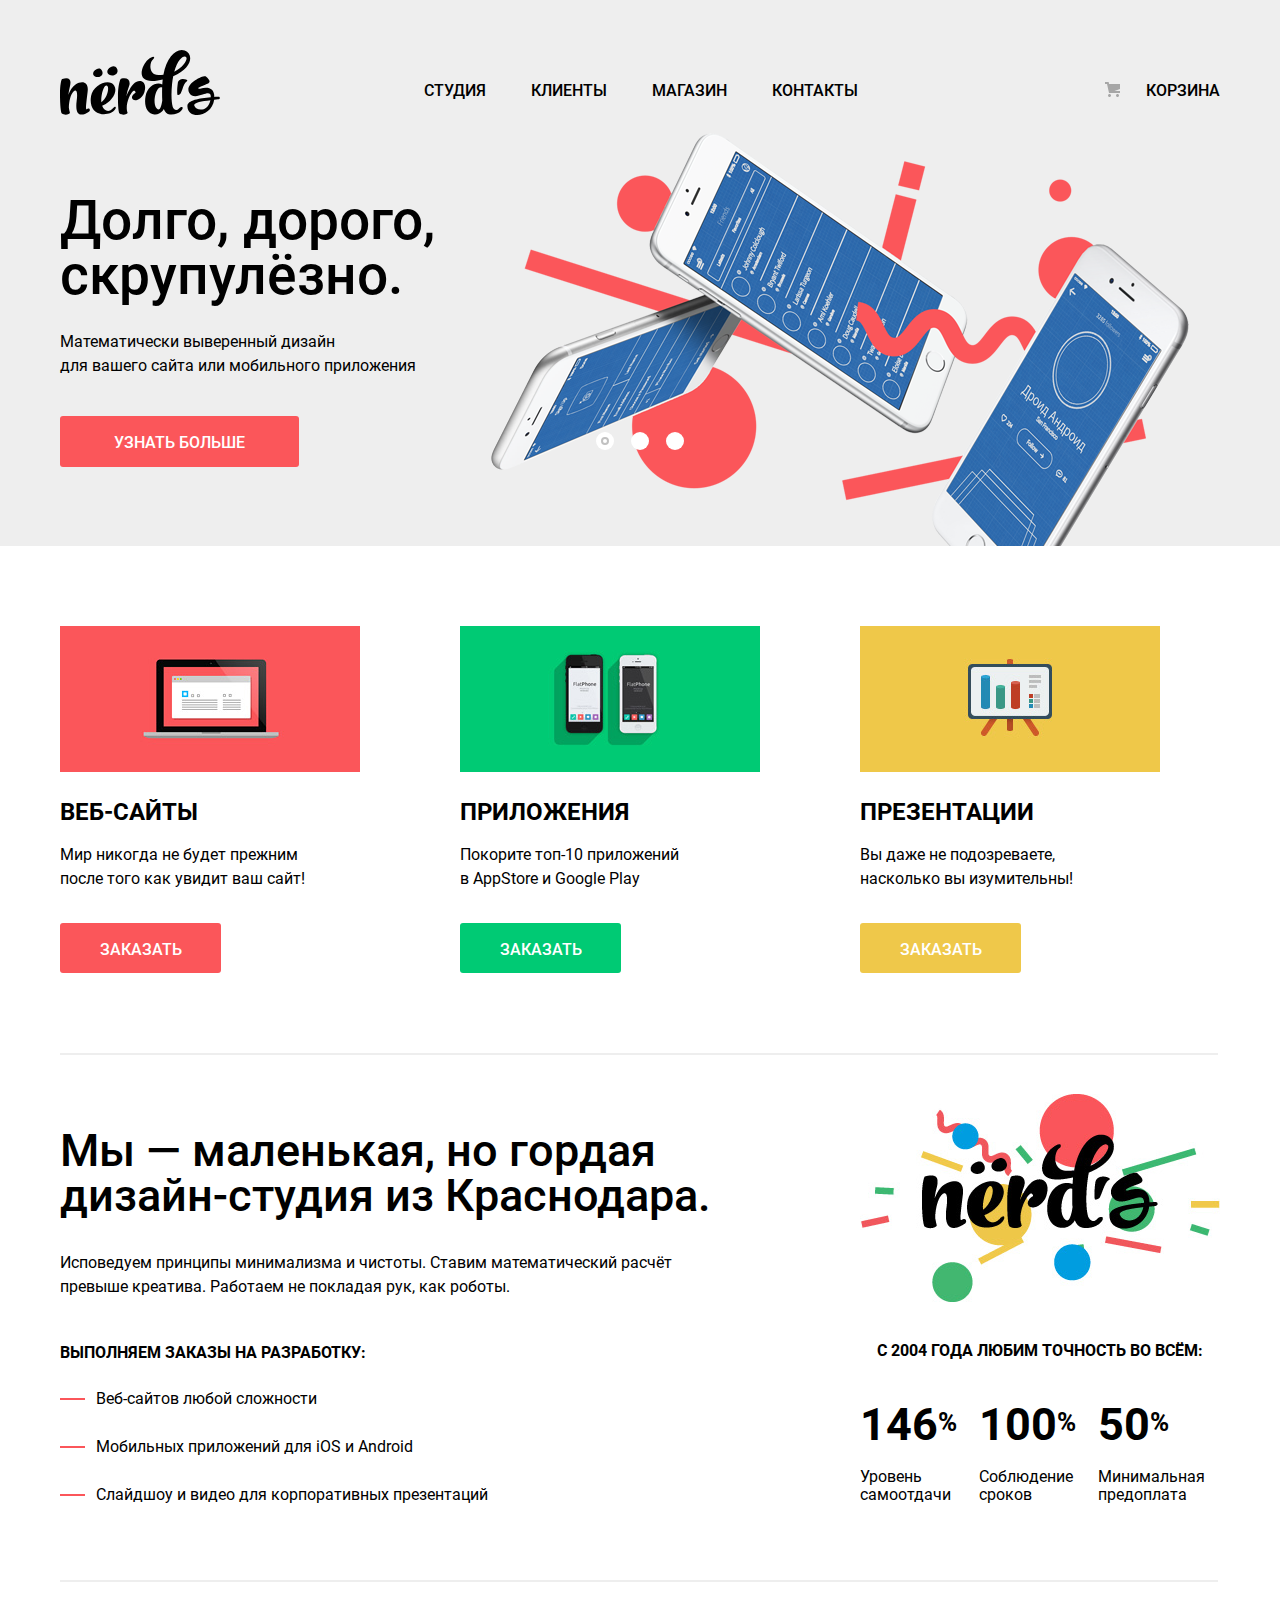
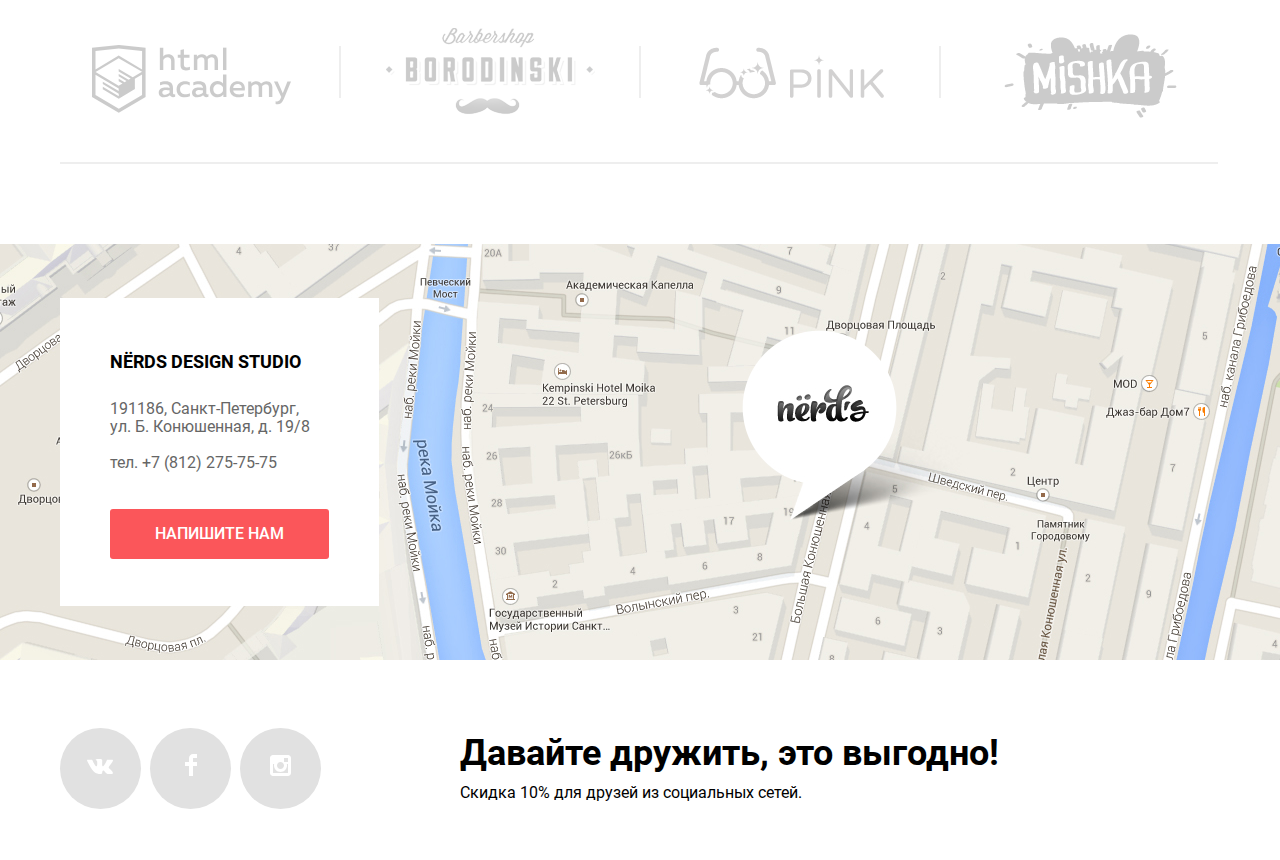
<file: index.html>
<!DOCTYPE html>
<html lang="ru">
  <head>
    <meta charset="utf-8">
    <title>HTML Academy: Нёрдс</title>
    <link rel="stylesheet" href="css/normalize.css">
    <link rel="stylesheet" href="css/style.css">
  </head>
  <body>
    <header class="header">
      <div class="container header-display">
        <a class="logo"><img src="img/nerds-logo.svg" width="160" height="65" alt="logo"></a>
        <nav class="nav"><ul class="inline-list list">
          <li><a href="#">студия</a></li>
          <li><a href="#">клиенты</a></li>
          <li><a href="catalog.html">магазин</a></li>
          <li><a href="#">контакты</a></li>
        </ul></nav>
        <a href="#" class="cart no-border">корзина</a>
      </div>
    </header>
    <main>
      <section class="slider-section">
        <div class="slider container">
          <div class="slide">
            <div class="slider-description"><p class="catchphrase">Долго, дорого, скрупулёзно.</p>
            <p class="math-design">Математически выверенный дизайн <br> для вашего сайта или мобильного приложения</p>
            <a href="#" class="red-button no-border learn-more">узнать больше</a></div>
            <img src="img/nerds-index-slide1-1.png" width="760" height="431" alt="phones" class="slider-image">
          </div>
          <div class="slide visually-hidden">
            <div class="slider-description"><p class="catchphrase">Любим математику <br> как никто другой</p>
            <p class="math-design">Никакого креатива, только математические формулы <br> для расчёта идеальных пропорций</p>
            <a href="#" class="red-button no-border learn-more">узнать больше</a></div>
            <img src="img/nerds-index-slide2-1.png" width="760" height="431" alt="phones" class="slider-image">
          </div>
          <div class="slide visually-hidden">
            <div class="slider-description"><p class="catchphrase">Только ночь, <br> только хардкор</p>
            <p class="math-design">Работать днём, как все? Мы против этого. <br> Ближе к полуночи работа только начинается.</p>
            <a href="#" class="red-button no-border learn-more">узнать больше</a></div>
            <img src="img/nerds-index-slide3-1.png" width="760" height="431" alt="phones" class="slider-image">
          </div>
          <ul class="slider-buttons list">
            <li><button type="button" class="no-border selected"></button></li>
            <li><button type="button" class="no-border"></button></li>
            <li><button type="button" class="no-border"></button></li>
          </ul>
        </div>
      </section>
      <section class="product-list-parent container">
        <ul class="product-list list">
          <li><article class="products-one">
            <h3 class="product-title headline low-headline">веб-сайты</h3>
            <p>Мир никогда не будет прежним <br> после того как увидит ваш сайт!</p>
            <a href="#" class="red-button no-border order">заказать</a>
          </article></li>
          <li><article class="products-two">
            <h3 class="product-title headline low-headline">приложения</h3>
            <p>Покорите топ-10 приложений <br> в AppStore и Google Play</p>
            <a href="#" class="green-button no-border order">заказать</a>
          </article></li>
          <li><article class="products-three">
            <h3 class="product-title headline low-headline">презентации</h3>
            <p>Вы даже не подозреваете, <br> насколько вы изумительны!</p>
            <a href="#" class="yellow-button no-border order">заказать</a>
          </article></li>
        </ul>
      </section>
      <section class="introduction container"><div><h2 class="fourty-five about-us headline">Мы — маленькая, но гордая дизайн-студия из Краснодара.</h2>
      <p class="math-above-creativity">Исповедуем принципы минимализма и чистоты. Ставим математический расчёт <br> превыше креатива. Работаем не покладая рук, как роботы.</p>
      <h4 class="headline low-headline doing-requests">выполняем заказы на разработку:</h4>
      <ul class="what-can-make list">
        <li>Веб-сайтов любой сложности</li>
        <li>Мобильных приложений для iOS и Android</li>
        <li>Слайдшоу и видео для корпоративных презентаций</li>
      </ul></div>
      <div><div class="logo-colours"></div>
        <p class="stats">с 2004 года любим точность во всём:</p>
        <ul class="stats-list list">
          <li><h4 class="fourty-five headline low-headline"><span>146</span><span class="percent-sign">%</span></h4><p class="sixteen-eighteen">Уровень самоотдачи</p></li>
          <li><h4 class="fourty-five headline low-headline"><span>100</span><span class="percent-sign">%</span></h4><p class="sixteen-eighteen">Соблюдение сроков</p></li>
          <li><h4 class="fourty-five headline low-headline"><span>50</span><span class="percent-sign">%</span></h4><p class="sixteen-eighteen">Минимальная предоплата</p></li>
        </ul>
      </div></section>
      <section class="partners-parent container"><ul class="partners list">
        <li class="partner-html"><a href="#"><img src="img/htmlac.svg" width="199" height="68" alt="htmlacademy"></a></li>
        <li class="partner-borodinski"><a href="#"><img src="img/borodinski.svg" width="209" height="90" alt="borodinski"></a></li>
        <li class="partner-pink"><a href="#"><img src="img/pink.svg" width="185" height="52" alt="pink"></a></li>
        <li class="partner-mishka"><a href="#"><img src="img/mishka.svg" width="173" height="84" alt="mishka"></a></li>
      </ul></section>
      <section class="contacts-where">
        <div class="container contacts-box">
          <div class="contacts-write">
            <h3 class="contact-title headline low-headline">nёrds design studio</h3>
            <p class="sixteen-eighteen address">191186, Санкт-Петербург, <br> ул. Б. Конюшенная, д. 19/8</p>
            <p class="sixteen-eighteen phone-number">тел. <a href="tel:+78122757575">+7 (812) 275-75-75</a></p>
            <button type="button" class="red-button no-border write-us-button">напишите нам</button>
          </div>
        </div>
        <img class="img-map" src="img/map-with-marker.jpg" width="1440" height="416" alt="Карта">
      </section>
    </main>
    <footer class="footer container">
      <ul class="social list">
        <li><a href="#" class="vk"></a></li>
        <li><a href="#" class="facebook"></a></li>
        <li><a href="#" class="insta"></a></li>
      </ul>
      <div class="our-friendship">
        <p class="friends">Давайте дружить, это выгодно!</p>
        <p class="friend-discount">Скидка 10% для друзей из социальных сетей.</p>
      </div>
    </footer>
    <div class="popup visually-hidden">
      <h2 class="headline fourty-five">Напишите нам</h2>
      <button type="button" class="close-popup no-border normal-button"><img src="img/cross.svg" width="21" height="21" alt=""></button>
      <form action="https://echo.htmlacademy.ru/" class="popup-form">
        <label for="name" class="popup-label label-name sixteen-eighteen">Ваше имя:</label>
        <input type="text" id="name" placeholder="Имя Фамилия">
        <label for="email" class="popup-label label-email sixteen-eighteen">Ваш email:</label>
        <input type="text" id="email" placeholder="email@example.com">
        <label for="textarea" class="popup-label label-letter sixteen-eighteen">Текст письма:</label>
        <textarea id="textarea" placeholder="В свободной форме" class="textarea"></textarea>
        <input type="submit" value="отправить" class="no-border red-button send-letter">
      </form>
    </div>
  </body>
</html>
</file>
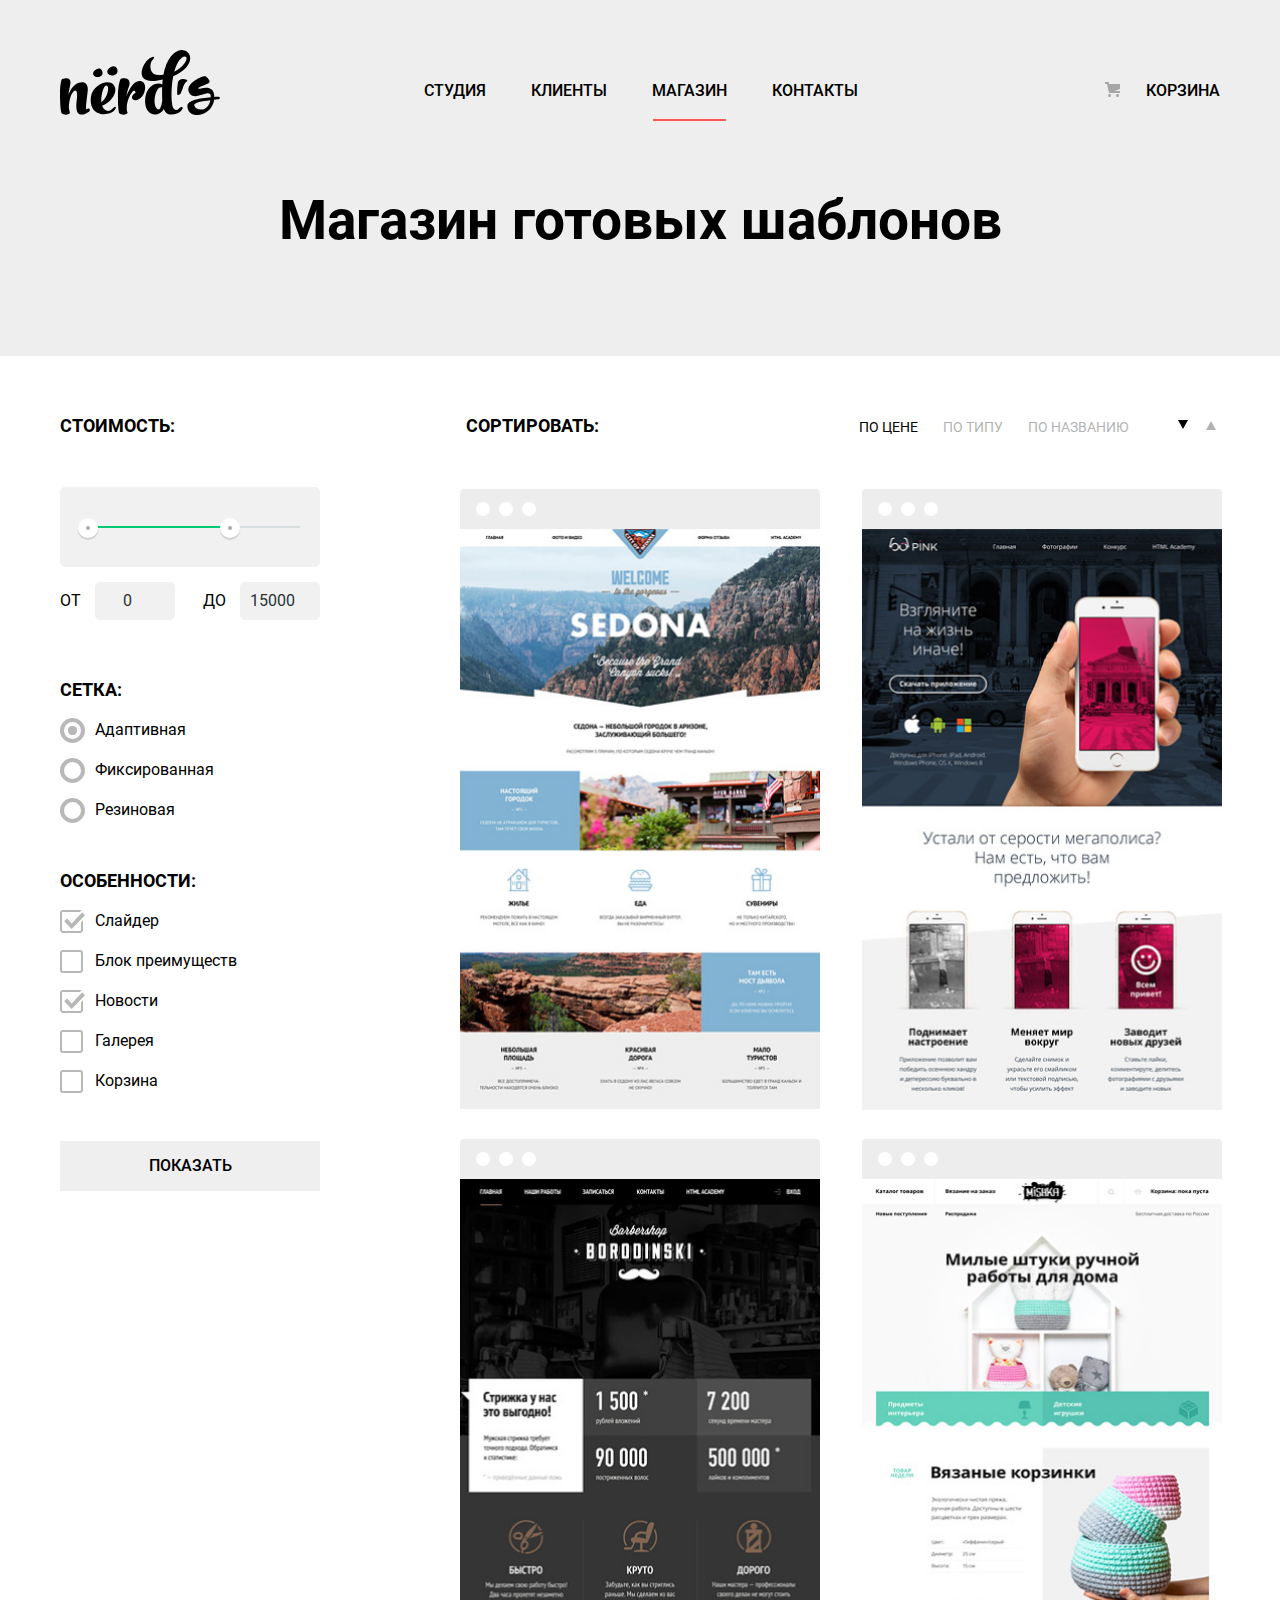
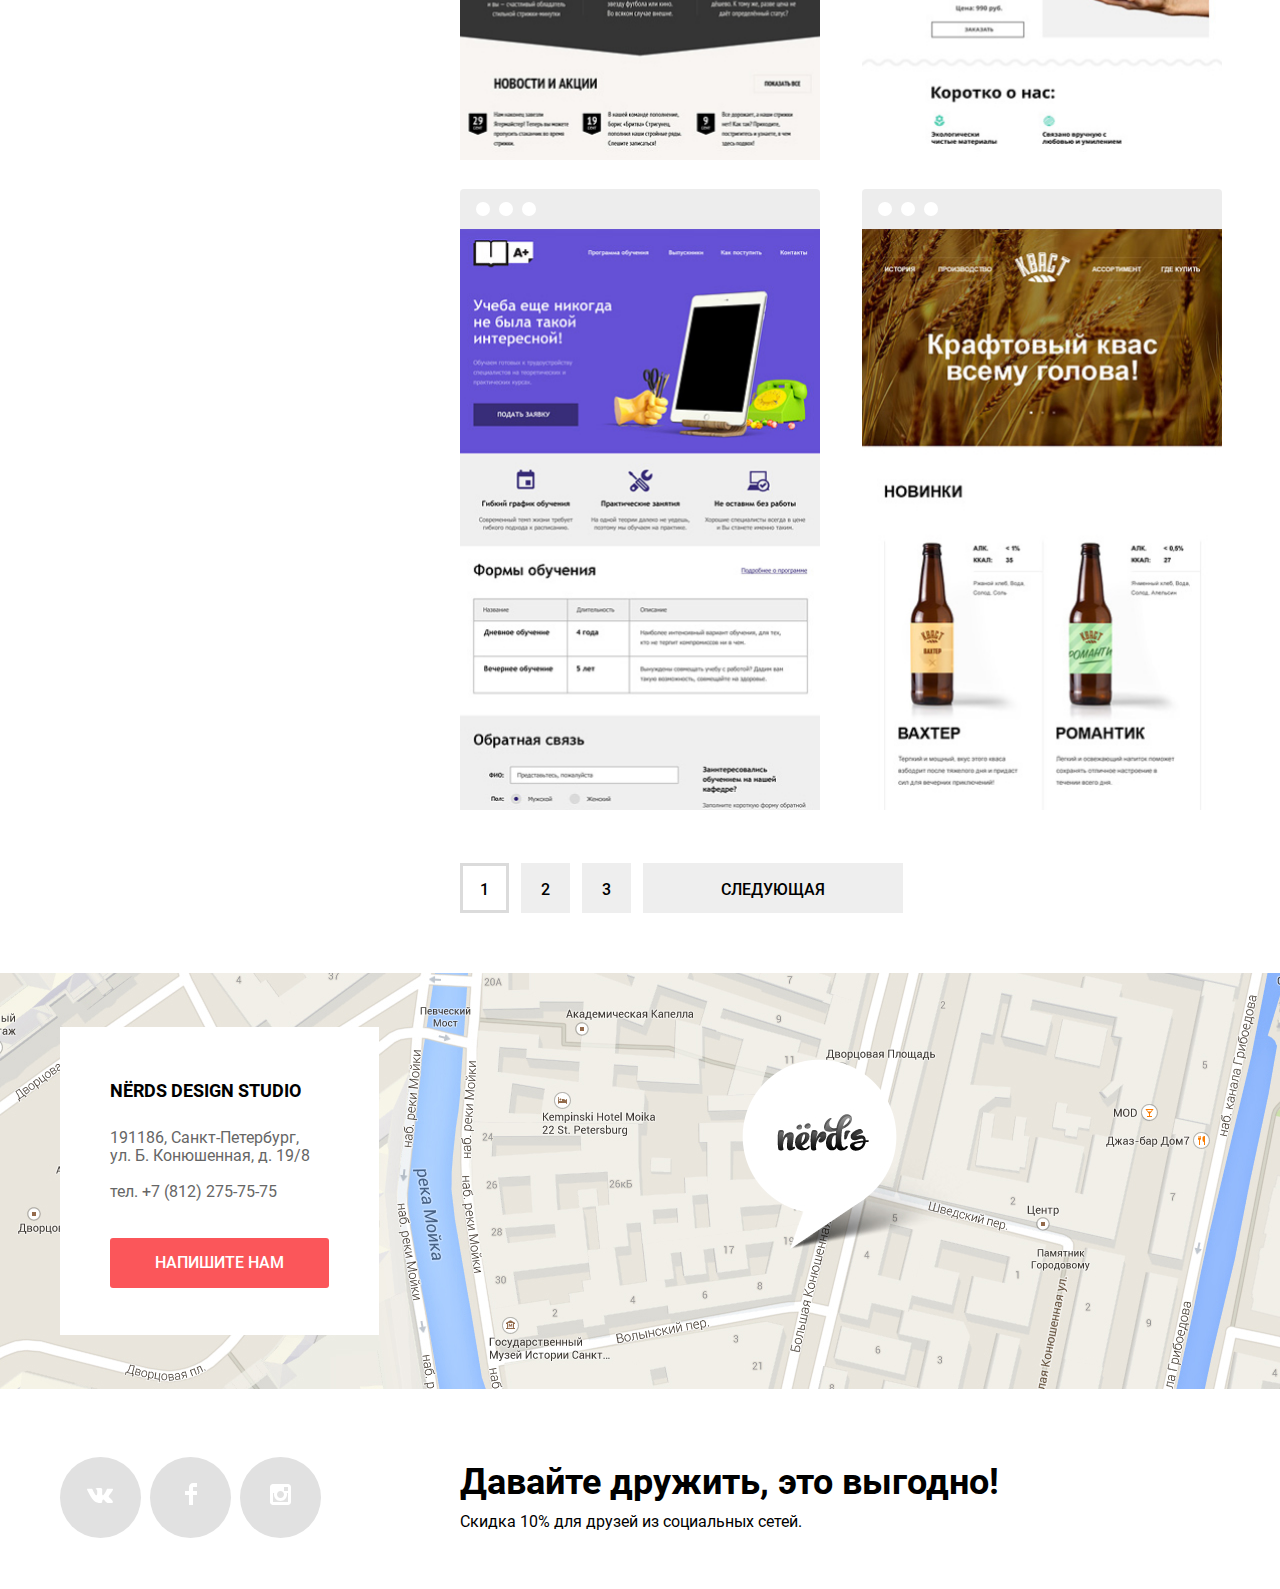
<file: catalog.html>
<!DOCTYPE html>
<html lang="ru">
  <head>
    <meta charset="utf-8">
    <title>HTML Academy: Нёрдс</title>
    <link rel="stylesheet" href="css/normalize.css">
    <link rel="stylesheet" href="css/style.css">
  </head>
  <body>
    <header class="header">
      <div class="container header-display">
        <a href="index.html" class="logo"><img src="img/nerds-logo.svg" width="160" height="65" alt="logo"></a>
        <nav class="nav"><ul class="inline-list list">
          <li><a href="#">студия</a></li>
          <li><a href="#">клиенты</a></li>
          <li><a class="link-selected">магазин</a></li>
          <li><a href="#">контакты</a></li>
        </ul></nav>
        <a href="#" class="cart no-border">корзина</a>
      </div>
    </header>
    <main>
      <div class="page-title"><h1 class="headline main-headline">Магазин готовых шаблонов</h1></div>
      <section class="catalog-full container">
        <form class="sorting-options" action="https://echo.htmlacademy.ru/">
          <fieldset class="filter-item price-slider">
            <legend>стоимость:</legend>
            <div class="range-filter">
              <div class="range-controls">
                <div class="scale">
                  <div class="bar"></div>
                </div>
                <div class="toggle toggle-min" tabindex="0"></div>
                <div class="toggle toggle-max" tabindex="0"></div>
              </div>
              <div class="price-controls">
                <label class="min-price">
                от <input type="number" name="min-price" value="0">
                </label>
                <label class="max-price">
                до <input type="number" name="max-price" value="15000">
                </label>
              </div>
            </div>
          </fieldset>
          <fieldset class="filter-item grid-filter">
            <legend>сетка:</legend>
            <span><input type="radio" name="grid" id="adapt-grid" checked class="visually-hidden"> <label for="adapt-grid">Адаптивная</label></span>
            <span><input type="radio" name="grid" id="fixed-grid" class="visually-hidden"> <label for="fixed-grid">Фиксированная</label></span>
            <span><input type="radio" name="grid" id="rubber-grid" class="visually-hidden"> <label for="rubber-grid">Резиновая</label></span>
          </fieldset>
          <fieldset class="filter-item special-filter">
            <legend>особенности:</legend>
            <span><input type="checkbox" name="special" id="special-slider" checked class="visually-hidden"> <label for="special-slider">Слайдер</label></span>
            <span><input type="checkbox" name="special" id="special-opport" class="visually-hidden"> <label for="special-opport">Блок преимуществ</label></span>
            <span><input type="checkbox" name="special" id="special-news" checked class="visually-hidden"> <label for="special-news">Новости</label></span>
            <span><input type="checkbox" name="special" id="special-gallery" class="visually-hidden"> <label for="special-gallery">Галерея</label></span>
            <span><input type="checkbox" name="special" id="special-cart" class="visually-hidden"> <label for="special-cart">Корзина</label></span>
          </fieldset>
          <input type="submit" value="показать" class="no-border submit">
        </form>
        <section class="catalog-products">
          <div class="sort">
            <p class="sort-name">сортировать:</p>
            <a href="#" class="normal-button selected no-border">по цене</a>
            <a href="#" class="normal-button no-border">по типу</a>
            <a href="#" class="normal-button no-border">по названию</a>
            <a href="#" class="normal-button selected down no-border"></a>
            <a href="#" class="normal-button up no-border"></a>
          </div>
          <ul class="product-examples list">
            <li>
              <img src="img/img-sedona.jpg" width="360" height="578" alt="sedona">
              <div class="product-description">
                <a href="#" class="low-headline">sedona</a>
                <p class="description">Информационный сайт <br> для туристов</p>
                <button type="button" class="red-button no-border order-web">9 900 <span>&#8381;</span></button>
              </div>
            </li>
            <li>
              <img src="img/img-pink.jpg" width="360" height="578" alt="pink">
              <div class="product-description">
                <a href="#" class="low-headline">pink app</a>
                <p class="description">Продуктовый лендинг <br> приложения для iOS и Android</p>
                <button type="button" class="red-button no-border order-web">9 900 <span>&#8381;</span></button>
              </div>
            </li>
            <li>
              <img src="img/img-barbershop.jpg" width="360" height="578" alt="borodinski">
              <div class="product-description">
                <a href="#" class="low-headline">barbershop</a>
                <p class="description">Сайт салона красоты. <br> Для мужчин, да.</p>
                <button type="button" class="red-button no-border order-web">9 900 <span>&#8381;</span></button>
              </div>
            </li>
            <li>
              <img src="img/img-mishka.jpg" width="360" height="578" alt="mishka">
              <div class="product-description">
                <a href="#" class="low-headline">mishka</a>
                <p class="description">Интернет-магазин <br> вязаных игрушек</p>
                <button type="button" class="red-button no-border order-web">9 900 <span>&#8381;</span></button>
              </div>
            </li>
            <li>
              <img src="img/img-aplus.jpg" width="360" height="578" alt="aplus">
              <div class="product-description">
                <a href="#" class="low-headline">a plus</a>
                <p class="description">Лендинг курсов повышения <br> квалификации</p>
                <button type="button" class="red-button no-border order-web">9 900 <span>&#8381;</span></button>
              </div>
            </li>
            <li>
              <img src="img/img-kvast.jpg" width="360" height="578" alt="kvast">
              <div class="product-description">
                <a href="#" class="low-headline">kvast</a>
                <p class="description">Промо-сайт производителя <br> крафтового кваса</p>
                <button type="button" class="red-button no-border order-web">9 900 <span>&#8381;</span></button>
              </div>
            </li>
          </ul>
          <div class="paginator">
            <a class="current">1</a>
            <a href="#">2</a>
            <a href="#">3</a>
            <a href="#" class="next-page">следующая</a>
          </div>
        </section>
      </section>
      <section class="contacts-where">
        <div class="container contacts-box">
          <div class="contacts-write">
            <h3 class="contact-title headline low-headline">nёrds design studio</h3>
            <p class="sixteen-eighteen address">191186, Санкт-Петербург, <br> ул. Б. Конюшенная, д. 19/8</p>
            <p class="sixteen-eighteen phone-number">тел. <a href="tel:+78122757575">+7 (812) 275-75-75</a></p>
            <button type="button" class="red-button no-border write-us-button">напишите нам</button>
          </div>
        </div>
        <img class="img-map" src="img/map-with-marker.jpg" width="1440" height="416" alt="Карта">
      </section>
    </main>
    <footer class="footer container">
      <ul class="social list">
        <li><a href="#" class="vk"></a></li>
        <li><a href="#" class="facebook"></a></li>
        <li><a href="#" class="insta"></a></li>
      </ul>
      <div class="our-friendship">
        <p class="friends">Давайте дружить, это выгодно!</p>
        <p class="friend-discount">Скидка 10% для друзей из социальных сетей.</p>
      </div>
    </footer>
    <div class="popup visually-hidden">
      <h2 class="headline fourty-five">Напишите нам</h2>
      <button type="button" class="close-popup no-border normal-button"><img src="img/cross.svg" width="21" height="21" alt=""></button>
      <form action="https://echo.htmlacademy.ru/" class="popup-form">
        <label for="name" class="popup-label label-name sixteen-eighteen">Ваше имя:</label>
        <input type="text" id="name" placeholder="Имя Фамилия">
        <label for="email" class="popup-label label-email sixteen-eighteen">Ваш email:</label>
        <input type="text" id="email" placeholder="email@example.com">
        <label for="textarea" class="popup-label label-letter sixteen-eighteen">Текст письма:</label>
        <textarea id="textarea" placeholder="В свободной форме" class="textarea"></textarea>
        <input type="submit" value="отправить" class="no-border red-button send-letter">
      </form>
    </div>
  </body>
</html>
</file>
<file: css/style.css>
/*Fonts*/

@font-face {
  font-family: "Roboto";
  src: url("../fonts/roboto.woff2") format("woff2"),
       url("../fonts/roboto.woff") format("woff");
  font-style: normal;
  font-weight: 400;
  font-display: swap;
}

@font-face {
  font-family: "Roboto";
  src: url("../fonts/robotomedium.woff2") format("woff2"),
       url("../fonts/robotomedium.woff") format("woff");
  font-style: normal;
  font-weight: 500;
  font-display: swap;
}

@font-face {
  font-family: "Roboto";
  src: url("../fonts/robotobold.woff2") format("woff2"),
       url("../fonts/robotobold.woff") format("woff");
  font-style: normal;
  font-weight: 700;
  font-display: swap;
}

/*Variables*/

:root {
  --grey-base: #eeeeee;
  --red-rest: #fb565a;
  --red-hover: #e74246;
  --red-tap: #d7373b;
  --green-rest: #00ca74;
  --green-hover: #00bc6c;
  --green-tap: #00aa62;
  --yellow-rest: #efc84a;
  --yellow-hover: #eab534;
  --yellow-tap: #e5a722;
  --black-text-tap: rgba(0, 0, 0, 0.3);
  --white-text-tap: rgba(255, 255, 255, 0.3);
  --grey-hover: #dfdfdf;
  --grey-tap: #d5d5d5;
}

/* General */

.header {
  padding-top: 49px;
}

body {
  min-width: 1160px;
  margin: 0;
  padding: 0;
  font-family: "Roboto", "Arial", sans-serif;
  font-size: 16px;
  line-height: 24px;
  font-weight: 400;
  color: #000000;
  background-color: #ffffff;
}

img {
  max-width: 100%;
  height: auto;
}

.list {
  list-style-type: none;
  padding: 0;
}

.container {
  margin: 0 auto;
  padding: 0 20px;
  width: 1160px;
}

.contacts-where {
  margin-top: 30px;
  position: relative;
  overflow: hidden;
}

.contacts-box {
  padding: 54px 0;
}

.contacts-write p,
.contacts-write a {
  color: #666;
}

.headline {
  margin: 0;
}

.main-headline {
  text-align: center;
}

a {
  text-decoration: none;
  color: black;
}

.cart::before {
  content: url("../img/cart-icon.svg");
  position: absolute;
  transform: translateX(-41px) translateY(1px);
}

.logo-colours {
  width: 360px;
  height: 208px;
  content: url("../img/nerds-illustration-1.png");
}

.vk::before {
  content: url("../img/vk-icon.svg");
}

.insta::before {
  content: url("../img/insta-icon.svg");
}

.facebook::before {
  content: url("../img/fb-icon.svg");
}

.visually-hidden {
  position: absolute;
  clip: rect(0 0 0 0);
  width: 1px;
  height: 1px;
  margin: -1px;
}

.grid-filter input:not(:checked) + label::before {
  content: "";
  position: absolute;
  width: 17px;
  height: 17px;
  border-radius: 50%;
  border: 4px solid rgba(77, 77, 77, 0.4);
  transform: translateX(-35px);
}

.grid-filter input:checked + label::before {
  content: "";
  position: absolute;
  width: 9px;
  height: 9px;
  border-radius: 50%;
  background-color: rgba(77, 77, 77, 0.4);
  box-shadow: 0 0 0 4px white, 0 0 0 8px rgba(77, 77, 77, 0.4);
  transform: translateX(-27px) translateY(8px);
}

.special-filter input:not(:checked) + label::before {
  content: "";
  position: absolute;
  width: 19px;
  height: 19px;
  border-radius: 3px;
  border: 2px solid rgba(77, 77, 77, 0.4);
  transform: translateX(-35px) translateY(1px);
}

.special-filter input:checked + label::before {
  content: url("../img/checked-box.svg");
  opacity: 0.4;
  position: absolute;
  transform: translateX(-35px) translateY(1px);
}

.partners img {
  opacity: 0.2;
}

.img-map {
  width: 100%;
  height: 416px;
  object-fit: cover;
  position: absolute;
  left: 50%;
  top: 0;
  transform: translateX(-50%);
  max-width: 100%;
}

/* Buttons */

.red-button {
  background-color: var(--red-rest);
}

.green-button {
  background-color: var(--green-rest);
}

.yellow-button {
  background-color: var(--yellow-rest);
}

.red-button,
.green-button,
.yellow-button {
  height: 50px;
  border-radius: 3px;
  color: white;
}

.learn-more {
  padding: 17px 54px 15px;
}

.order {
  padding: 17px 39px 14px 40px;
}

.no-border {
  border-width: 0;
}

.normal-button {
  background-color: white;
}

.down::before {
  content: "";
  position: absolute;
  border: 5px solid transparent;
  border-top: 9px solid black;
}

.up::after {
  content: "";
  position: absolute;
  border: 5px solid transparent;
  border-bottom: 9px solid black;
}

.normal-button:not(.selected) {
  opacity: 0.3;
}

.slider-buttons button {
  width: 18px;
  height: 18px;
  border-radius: 50%;
  background-color: white;
  position: relative;
  display: block;
  cursor: pointer;
}

.slider-buttons .selected::after {
  content: "";
  position: absolute;
  width: 4px;
  height: 4px;
  border: 2px solid #c1c1c1;
  border-radius: 50%;
  left: 50%;
  top: 50%;
  transform: translate(-50%, -50%);
}

.submit {
  width: 260px;
  height: 50px;
}

.order-web {
  width: 200px;
  margin-top: 17px;
}

.send-letter {
  width: 259px;
}

/* Misc */

.header,
.page-title,
.slider-section {
  background-color: var(--grey-base);
  width: 100%;
}

.slider {
  position: relative;
}

.slider-section {
  height: 424px;
}

.products-one::before {
  content: url("../img/illustration-1-1.jpg");
}

.products-two::before {
  content: url("../img/illustration-2-1.jpg");
}

.products-three::before {
  content: url("../img/illustration-3-1.jpg");
}

.nav,
.no-border,
.low-headline,
.filter-item legend,
.stats,
.paginator,
.sort-name {
  text-transform: uppercase;
}

.social > li {
  height: 81px;
  background-color: #e1e1e1;
  border-radius: 50%;
}

.contacts-write {
  position: relative;    
  z-index: 1;
  width: 219px;
  height: 212px;
  padding: 49px 50px 47px;
  background-color: #ffffff;
  display: flex;
  flex-direction: column;
  justify-content: flex-start;
}

.popup {
  z-index: 2;
  width: 760px;
  height: 490px;
  background-color: white;
  box-shadow: 0 5px 20px black;
  position: fixed;
  bottom: 180px;
  left: 50%;
  transform: translateX(-50%);
  padding: 63px 100px 37px;
}

.textarea {
  height: 86px;
  width: 728px;
  margin-bottom: 38px;
}

.popup-label + input {
  width: 328px;
  margin-bottom: 25px;
}

.popup-label + input,
.textarea {
  border: 2px solid #d7dcde;
  border-radius: 3px;
  padding: 16px;
}

.page-title {
  padding-top: 78px;
}

.inline-list > li {
  margin-right: 45px;
}

.product-list-parent::after,
.partners-parent::before,
.partners-parent::after {
  content: "";
  position: absolute;
  width: 1158px;
  height: 2px;
  background-color: var(--grey-base);
}

.partner-html::after,
.partner-borodinski::after,
.partner-pink::after {
  content: "";
  position: absolute;
  width: 2px;
  height: 52px;
  background-color: var(--grey-base);
}

.what-can-make > li::before {
  content: "";
  position: absolute;
  width: 25px;
  height: 2px;
  background-color: var(--red-rest);
}

.link-selected::after {
  content: "";
  position: absolute;
  width: 73px;
  height: 2px;
  background-color: var(--red-rest);
}

.paginator > a {
  background-color: var(--grey-base);
  padding: 17px 20px 14px;
  margin-right: 8px;
}

.paginator > a.current {
  border: 3px solid #dbdbdb;
  background-color: white;
  padding: 14px 17px 11px;
}

.paginator > a.next-page {
  padding: 17px 78px 14px;
}

.page-title {
  height: 156px;
}

.product-examples > li::before {
  content: "";
  position: absolute;
  transform: translateX(16px) translateY(-27px);
  width: 14px;
  height: 14px;
  border-radius: 50%;
  background-color: white;
  box-shadow: 23px 0 0 white, 46px 0 0 white;
}

.product-examples > li {
  border-radius: 4px;
  box-shadow: 0 -40px 0 rgba(77, 77, 77, 0.1);
}

.product-description {
  height: 205px;
  width: 360px;
  background-color: var(--grey-base);
  transform: translateY(-238px);
  text-align: center;
  padding-top: 26px;
  display: none;
}

.description {
  margin-top: 12px;
  color: #666;
}

.product-list-parent {
  margin-bottom: 166px;
}

/* Font sizes */

.catchphrase,
.main-headline {
  font-size: 55px;
  line-height: 55px;
}

.sixteen-eighteen,
.description {
  font-size: 16px;
  line-height: 18px;
}

.product-title {
  font-size: 24px;
  line-height: 30px;
}

.fourty-five {
  font-size: 45px;
  line-height: 45px;
}

.contact-title {
  font-size: 18px;
  line-height: 30px;
}

.friends {
  font-size: 36px;
  line-height: 36px;
}

.sort-name,
.product-description .low-headline {
  font-size: 18px;
  line-height: 30px;
}

.sort > a {
  font-size: 14px;
  line-height: 18px;
}

.percent-sign {
  font-size: 26px;
  line-height: 40px;
}

/* Font weights */

.nav,
.no-border,
.catchphrase,
.about-us,
.paginator {
  font-weight: 500;
}

.low-headline,
.stats,
.friends,
.sort-name,
.popup-label {
  font-weight: 700;
}

.normal-button {
  font-weight: 400;
}

/* Display */

.slide {
  display: grid;
  grid-template-columns: 1fr 2fr;
}

.product-list {
  display: flex;
  justify-content: flex-start;
}

.introduction {
  display: grid;
  grid-template-columns: 2fr 1fr;
}

.partners {
  display: flex;
  justify-content: space-between;
  align-items: center;
  width: 1085px;
}

.catalog-full {
  display: grid;
  grid-template-columns: 1fr 2fr;
  gap: 100px 48px;
}

.sorting-options {
  grid-row: 1 / -1;
  display: flex;
  flex-direction: column;
  justify-content: flex-start;
}

.sort,
.paginator {
  grid-column: 2 / -1;
}

.sort {
  display: flex;
}

.filter-item {
  display: flex;
  flex-direction: column;
  justify-content: space-between;
}

.product-examples {
  display: grid;
  grid-template-columns: 1fr 1fr;
  gap: 72px 42px;
}

.product-examples > li {
  width: 360px;
  height: 578px;
}

.header-display {
  display: flex;
  justify-content: space-between;
}

.inline-list {
  display: flex;
  justify-content: space-between;
}

.footer {
  display: grid;
  grid-template-columns: 1fr 2fr;
}

.stats-list {
  display: flex;
  justify-content: space-between;
}

.stats-list h4 {
  display: flex;
  align-items: flex-start;
}

.social {
  display: grid;
  grid-template-columns: 81px 81px 81px;
  gap: 9px;
}

.social > li {
  display: flex;
  align-items: center;
  justify-content: center;
}

.slider-buttons {
  display: flex;
  width: 88px;
  justify-content: space-between;
  position: absolute;
  left: 50%;
  bottom: 87px;
  align-items: flex-start;
  height: 18px;
  transform: translateX(-50%);
}

.what-can-make {
  height: 120px;
  display: flex;
  flex-direction: column;
  justify-content: space-between;
}

.popup-form {
  display: grid;
  grid-template-columns: 1fr 1fr;
  column-gap: 40px;
  row-gap: 9px;
}

.label-name + input {
  grid-row: 2 / 3;
}

.textarea {
  grid-column: 1 / -1;
}

/* Double slider */

.filter-item {
  margin: 0;
  padding: 0;
  border: none;
}

.range-filter {
  width: 260px;
  margin-top: 49px;
}

.filter-item legend {
  font-size: 18px;
  line-height: 24px;
  font-weight: 700;
}

.range-controls {
  position: relative;
  height: 41px;
  margin-bottom: 15px;
  padding-top: 39px;
  padding-right: 20px;
  padding-left: 20px;
  background-color: #f1f1f1;
  border-radius: 5px;
}

.range-controls .scale {
  height: 2px;
  background: #d7dcde;
}

.range-controls .bar {
  width: 70%;
  height: 2px;
  background: #00ca74;
}

.range-controls .toggle {
  position: absolute;
  top: 31px;
  left: 0;
  width: 4px;
  height: 4px;
  padding: 0;
  border: 8px solid #ffffff;
  background-color: #ababab;
  border-radius: 50%;
  box-shadow: 0 2px 1px 0 #cfcfcf;
  cursor: pointer;
}

.range-controls .toggle-min {
  left: 18px;
}

.range-controls .toggle-max {
  left: 160px;
}

.price-controls {
  display: flex;
  justify-content: space-between;
}

.price-controls label {
  text-transform: uppercase;
  font-size: 16px;
}

.price-controls input {
  width: 60px;
  padding: 10px;
  margin-left: 10px;
  text-align: center;
  color: #283136;
  border: none;
  border-radius: 5px;
  background: #f1f1f1;
  font-family: inherit;
  font-size: inherit;
  -moz-appearance: textfield;
}

.bar {
  width: 45%
  margin-left: 5%;
}

.toggle-min {
  left: 5%;
}

.toggle-max {
  left: 50%;
}

/* Pixel perfect */

.nav {
  margin-top: 14px;
  transform: translateX(-20px);
}

.cart {
  margin-top: 10px;
  transform: translateY(20px);
}

.slider-description {
  margin-top: 16px;
}

.math-design {
  transform: translateY(-28px);
  margin-bottom: 25px;
}

.slider-image {
  transform: translateX(10px) translateY(-7px);
}

.product-list-parent {
  margin-top: 80px;
}

.product-list > li {
  margin-right: 100px;
}

.product-list > li:last-child {
  margin-right: 0px;
}

.product-title {
  margin-top: 18px;
}

.product-list p {
  margin-bottom: 47px;
}

.introduction {
  margin-top: 155px;
}

.product-list-parent::after {
  transform: translateY(75px);
}

.about-us {
  margin-bottom: 33px;
}

.doing-requests {
  margin-top: 42px;
}

.what-can-make {
  margin-top: 22px;
  margin-left: 36px;
}

.what-can-make > li::before {
  transform: translateX(-36px) translateY(11px);
}

.logo-colours {
  margin-left: 27px;
  margin-top: -34px;
}

.stats {
  margin-top: 37px;
  margin-left: 44px;
}

.stats-list {
  margin-top: 39px;
  margin-left: 27px;
}

.stats-list > li:not(:last-child) {
  margin-right: 22px;
}

.stats-list .sixteen-eighteen {
  margin-top: 21px;
}

.partners {
  margin-top: 88px;
  margin-left: 32px;
}

.partner-html {
  transform: translateY(10px);
}

.partner-borodinski {
  transform: translateX(-11px) translateY(4px);
}

.partner-pink {
  transform: translateX(-14px) translateY(4px);
}

.partner-mishka {
  transform: translateY(7px);
}

.partners-parent::before {
  transform: translateY(-44px);
}

.partner-html::after {
  transform: translateX(48px) translateY(1px);
}

.partner-borodinski::after {
  transform: translateX(44px) translateY(18px);
}

.partner-pink::after {
  transform: translateX(55px) translateY(-1px);
}

.contacts-where {
  margin-top: 123px;
}

.address {
  margin-top: 23px;
}

.phone-number {
  margin-top: 2px;
}

.write-us-button {
  margin-top: 21px;
}

.partners-parent::after {
  transform: translateY(25px);
}

.close-popup {
  float: right;
  transform: translateY(-30px);
}

.popup-form {
  margin-top: 37px;
}

.our-friendship {
  margin-left: 13px;
  transform: translateY(-13px);
}

.friend-discount {
  transform: translateY(-26px);
}

.link-selected::after {
  transform: translateX(-74px) translateY(40px);
}

.main-headline {
  transform: translateY(-7px);
}

.catalog-full {
  margin-top: 58px;
}

.grid-filter span,
.special-filter span {
  margin-top: 16px;
  margin-left: 35px;
}

.grid-filter {
  margin-top: 58px;
}

.special-filter {
  margin-top: 47px;
}

.submit {
  margin-top: 48px;
}

.catalog-products {
  transform: translateY(-21px) translateX(2px);
}

.sort-name {
  margin-right: 260px;
}

.sort {
  transform: translateX(6px);
}

.sort > a:not(.up):not(.down) {
  transform: translateY(25px);
  margin-right: 25px;
}

.down {
  transform: translateX(24px) translateY(27px);
}

.up {
  transform: translateX(52px) translateY(23px);
}

.product-examples {
  margin-top: 70px;
}

.paginator {
  margin-top: 71px;
  margin-bottom: -73px;
}

.contacts-box {
  position: relative;
}

.footer {
  margin-top: 52px;
}

/* Hover */

.logo:hover {
  opacity: 0.7;
}

.nav a:hover {
  color: var(--red-rest);
}

.cart:hover {
  color: var(--red-rest);
}

.red-button:hover {
  background-color: var(--red-hover);
}

.green-button:hover {
  background-color: var(--green-hover);
}

.yellow-button:hover {
  background-color: var(--yellow-hover);
}

.partners img:hover {
  opacity: 1;
}

.social li:hover {
  background-color: var(--red-hover);
}

.sort > a:not(.selected):hover {
  opacity: 0.6;
}

.product-examples > li:hover {
  box-shadow: 0 -40px 0 rgba(77, 77, 77, 1), 0 7px 10px rgba(77, 77, 77, 0.3);
}

.product-examples > li:hover .product-description {
  display: block;
}

.submit:hover,
.paginator a:not(.current):hover {
  background-color: var(--grey-hover);
}

.grid-filter label:hover,
.special-filter label:hover {
  opacity: 1;
}

.close-popup:hover {
  opacity: 1;
}

.popup-label + input:hover,
.textarea:hover {
  border: 2px solid #b4b9bb;
}
</file>
